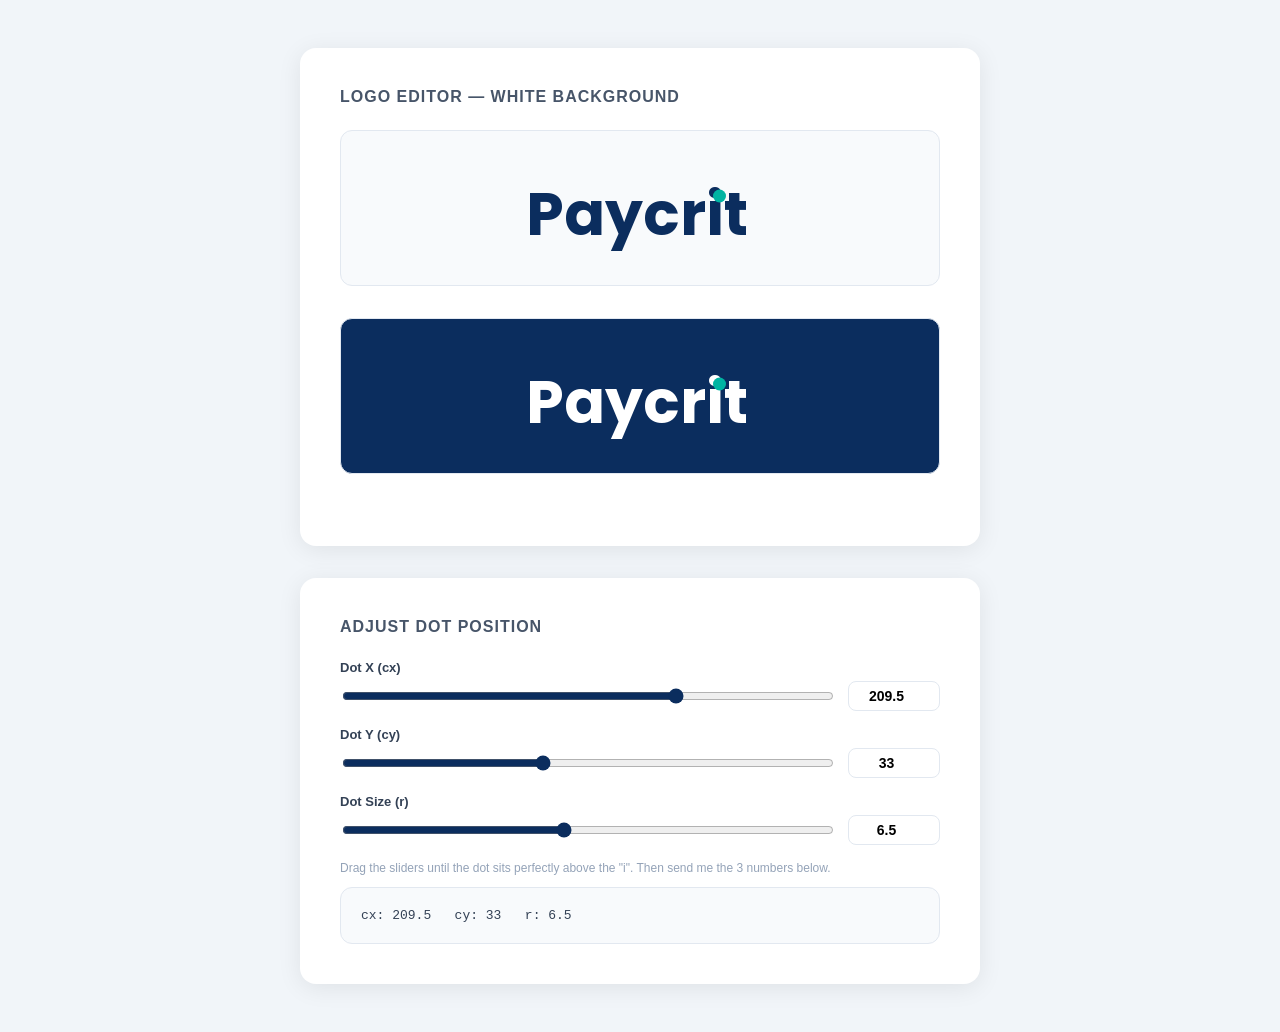
<file: logo_editor.html>
<!DOCTYPE html>
<html lang="en">
<head>
  <meta charset="UTF-8"/>
  <title>Paycrit Logo Editor</title>
  <link href="https://fonts.googleapis.com/css2?family=Poppins:wght@700&display=swap" rel="stylesheet"/>
  <style>
    body { font-family: sans-serif; background: #f1f5f9; display: flex; flex-direction: column; align-items: center; padding: 40px; gap: 32px; }
    .card { background: white; border-radius: 16px; padding: 40px; box-shadow: 0 4px 24px rgba(0,0,0,0.08); width: 600px; }
    h2 { margin: 0 0 24px; font-size: 16px; color: #475569; text-transform: uppercase; letter-spacing: 1px; }
    .preview { display: flex; align-items: center; justify-content: center; padding: 32px; background: #f8fafc; border-radius: 12px; margin-bottom: 32px; border: 1px solid #e2e8f0; }
    .preview.dark { background: #0B2D5E; }
    label { display: block; font-size: 13px; font-weight: 600; color: #334155; margin-bottom: 6px; }
    .row { display: flex; align-items: center; gap: 12px; margin-bottom: 16px; }
    input[type=range] { flex: 1; accent-color: #0B2D5E; }
    input[type=number] { width: 70px; padding: 6px 10px; border: 1.5px solid #e2e8f0; border-radius: 8px; font-size: 14px; font-weight: 700; text-align: center; }
    .output { background: #f8fafc; border-radius: 12px; padding: 20px; font-family: monospace; font-size: 13px; color: #334155; border: 1px solid #e2e8f0; white-space: pre; }
    button { background: #0B2D5E; color: white; border: none; padding: 12px 28px; border-radius: 10px; font-size: 14px; font-weight: 700; cursor: pointer; }
    button:hover { background: #0e3a77; }
    .hint { font-size: 12px; color: #94a3b8; margin-top: 4px; }
  </style>
</head>
<body>

<div class="card">
  <h2>Logo Editor — White Background</h2>
  <div class="preview" id="preview-white">
    <svg id="logo-svg" xmlns="http://www.w3.org/2000/svg" viewBox="0 0 260 90" width="260" height="90">
      <text id="logo-text" style="font-family:'Poppins',sans-serif;font-weight:700;font-size:60px;fill:#0B2D5E;" x="16" y="72">Paycrit</text>
      <circle id="dot" cx="209.5" cy="33" r="6.5" fill="#00B4A2"/>
    </svg>
  </div>

  <div class="preview dark">
    <svg xmlns="http://www.w3.org/2000/svg" viewBox="0 0 260 90" width="260" height="90">
      <text style="font-family:'Poppins',sans-serif;font-weight:700;font-size:60px;fill:#ffffff;" x="16" y="72">Paycrit</text>
      <circle id="dot-dark" cx="209.5" cy="33" r="6.5" fill="#00B4A2"/>
    </svg>
  </div>
</div>

<div class="card">
  <h2>Adjust Dot Position</h2>

  <label>Dot X (cx)</label>
  <div class="row">
    <input type="range" id="cx" min="100" max="260" step="0.5" value="209.5"/>
    <input type="number" id="cx-num" min="100" max="260" step="0.5" value="209.5"/>
  </div>

  <label>Dot Y (cy)</label>
  <div class="row">
    <input type="range" id="cy" min="1" max="80" step="0.5" value="33"/>
    <input type="number" id="cy-num" min="1" max="80" step="0.5" value="33"/>
  </div>

  <label>Dot Size (r)</label>
  <div class="row">
    <input type="range" id="r" min="2" max="12" step="0.5" value="6.5"/>
    <input type="number" id="r-num" min="2" max="12" step="0.5" value="6.5"/>
  </div>

  <p class="hint">Drag the sliders until the dot sits perfectly above the "i". Then send me the 3 numbers below.</p>

  <div class="output" id="values">cx: 209.5   cy: 33   r: 6.5</div>
</div>

<script>
  const dot     = document.getElementById('dot');
  const dotDark = document.getElementById('dot-dark');
  const out     = document.getElementById('values');

  function sync(id, attr) {
    const slider = document.getElementById(id);
    const num    = document.getElementById(id + '-num');

    function update(val) {
      slider.value = val;
      num.value    = val;
      const cx = document.getElementById('cx').value;
      const cy = document.getElementById('cy').value;
      const r  = document.getElementById('r').value;
      dot.setAttribute(attr, val);
      dotDark.setAttribute(attr, val);
      out.textContent = `cx: ${cx}   cy: ${cy}   r: ${r}`;
    }

    slider.addEventListener('input', () => update(slider.value));
    num.addEventListener('input',    () => update(num.value));
  }

  sync('cx', 'cx');
  sync('cy', 'cy');
  sync('r',  'r');
</script>

</body>
</html>
</file>
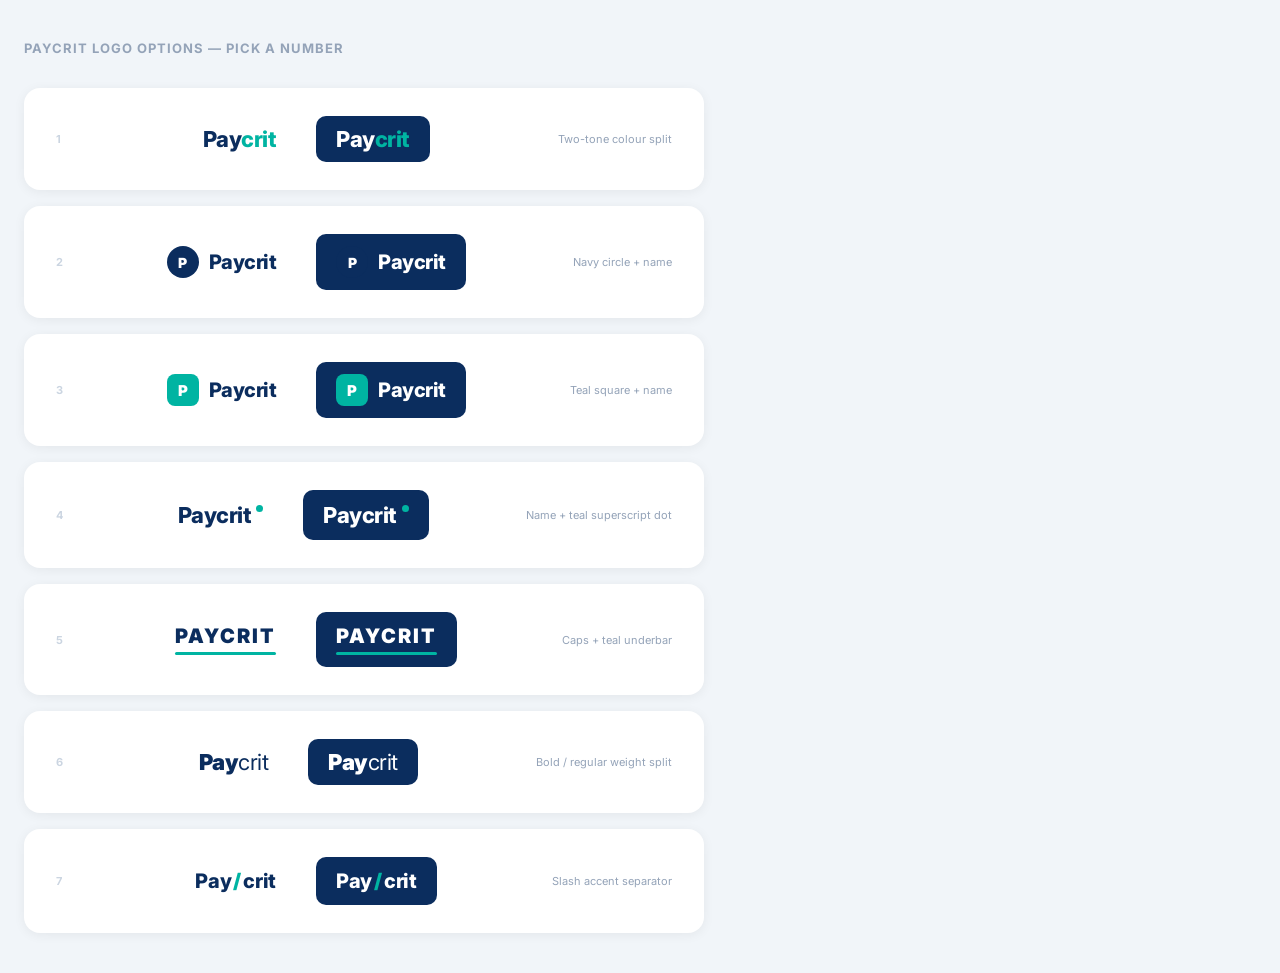
<file: logo_options.html>
<!DOCTYPE html>
<html lang="en">
<head>
  <meta charset="UTF-8"/>
  <meta name="viewport" content="width=device-width, initial-scale=1.0"/>
  <title>Paycrit Logo Options</title>
  <link href="https://fonts.googleapis.com/css2?family=Inter:wght@400;600;700;800;900&display=swap" rel="stylesheet"/>
  <style>
    * { box-sizing: border-box; margin: 0; padding: 0; }
    body { font-family: 'Inter', sans-serif; background: #f1f5f9; padding: 40px 24px; }
    h1 { font-size: 13px; font-weight: 700; text-transform: uppercase; letter-spacing: 1px; color: #94a3b8; margin-bottom: 32px; }

    .grid { display: flex; flex-direction: column; gap: 16px; max-width: 680px; }

    .row {
      background: white; border-radius: 16px;
      padding: 28px 32px;
      box-shadow: 0 2px 12px rgba(0,0,0,0.06);
      display: flex; align-items: center; justify-content: space-between;
    }
    .row .num { font-size: 11px; font-weight: 700; color: #cbd5e1; min-width: 24px; }
    .row .logo-wrap { flex: 1; display: flex; align-items: center; justify-content: center; gap: 40px; }
    .row .desc { font-size: 11px; color: #94a3b8; min-width: 120px; text-align: right; }

    /* ── Option 1: Two-tone Pay|crit ── */
    .opt1 { font-size: 22px; font-weight: 800; line-height: 1; letter-spacing: -0.5px; }
    .opt1 .pay { color: #0B2D5E; }
    .opt1 .crit { color: #00B4A2; }

    /* ── Option 2: Icon circle + name ── */
    .opt2 { display: inline-flex; align-items: center; gap: 10px; }
    .opt2 .icon {
      width: 32px; height: 32px; border-radius: 50%;
      background: #0B2D5E; display: flex; align-items: center; justify-content: center;
    }
    .opt2 .icon span { color: white; font-size: 14px; font-weight: 900; }
    .opt2 .name { font-size: 20px; font-weight: 800; color: #0B2D5E; letter-spacing: -0.5px; }

    /* ── Option 3: Rounded square monogram + name ── */
    .opt3 { display: inline-flex; align-items: center; gap: 10px; }
    .opt3 .box {
      width: 32px; height: 32px; border-radius: 8px;
      background: #00B4A2; display: flex; align-items: center; justify-content: center;
    }
    .opt3 .box span { color: white; font-size: 15px; font-weight: 900; }
    .opt3 .name { font-size: 20px; font-weight: 800; color: #0B2D5E; letter-spacing: -0.5px; }

    /* ── Option 4: Name + teal dot after ── */
    .opt4 { display: inline-flex; align-items: center; gap: 5px; }
    .opt4 .name { font-size: 22px; font-weight: 800; color: #0B2D5E; letter-spacing: -0.5px; }
    .opt4 .dot { width: 7px; height: 7px; border-radius: 50%; background: #00B4A2; margin-bottom: 14px; }

    /* ── Option 5: All caps small with teal bar ── */
    .opt5 { display: inline-flex; flex-direction: column; align-items: flex-start; gap: 4px; }
    .opt5 .name { font-size: 20px; font-weight: 900; color: #0B2D5E; letter-spacing: 2px; text-transform: uppercase; }
    .opt5 .bar { height: 3px; width: 100%; background: #00B4A2; border-radius: 2px; }

    /* ── Option 6: Pay bold + crit light ── */
    .opt6 { font-size: 22px; letter-spacing: -0.5px; line-height: 1; }
    .opt6 .pay  { font-weight: 900; color: #0B2D5E; }
    .opt6 .crit { font-weight: 400; color: #0B2D5E; }

    /* ── Option 7: Slash separator ── */
    .opt7 { display: inline-flex; align-items: center; gap: 0; font-size: 20px; font-weight: 800; letter-spacing: -0.3px; }
    .opt7 .pay  { color: #0B2D5E; }
    .opt7 .slash { color: #00B4A2; font-weight: 900; margin: 0 2px; }
    .opt7 .crit { color: #0B2D5E; }

    /* dark variant column */
    .dark-bg {
      background: #0B2D5E; border-radius: 10px;
      padding: 12px 20px; display:inline-flex; align-items:center;
    }
    .dark-bg .opt1 .pay  { color: #fff; }
    .dark-bg .opt1 .crit { color: #00B4A2; }
    .dark-bg .opt2 .name,
    .dark-bg .opt3 .name,
    .dark-bg .opt4 .name,
    .dark-bg .opt5 .name,
    .dark-bg .opt6 .pay,
    .dark-bg .opt6 .crit,
    .dark-bg .opt7 .pay,
    .dark-bg .opt7 .crit { color: #fff; }
  </style>
</head>
<body>

<h1>Paycrit Logo Options — pick a number</h1>

<div class="grid">

  <!-- 1 -->
  <div class="row">
    <span class="num">1</span>
    <div class="logo-wrap">
      <div class="opt1"><span class="pay">Pay</span><span class="crit">crit</span></div>
      <div class="dark-bg"><div class="opt1"><span class="pay">Pay</span><span class="crit">crit</span></div></div>
    </div>
    <span class="desc">Two-tone colour split</span>
  </div>

  <!-- 2 -->
  <div class="row">
    <span class="num">2</span>
    <div class="logo-wrap">
      <div class="opt2">
        <div class="icon"><span>P</span></div>
        <span class="name">Paycrit</span>
      </div>
      <div class="dark-bg">
        <div class="opt2">
          <div class="icon"><span>P</span></div>
          <span class="name">Paycrit</span>
        </div>
      </div>
    </div>
    <span class="desc">Navy circle + name</span>
  </div>

  <!-- 3 -->
  <div class="row">
    <span class="num">3</span>
    <div class="logo-wrap">
      <div class="opt3">
        <div class="box"><span>P</span></div>
        <span class="name">Paycrit</span>
      </div>
      <div class="dark-bg">
        <div class="opt3">
          <div class="box"><span>P</span></div>
          <span class="name">Paycrit</span>
        </div>
      </div>
    </div>
    <span class="desc">Teal square + name</span>
  </div>

  <!-- 4 -->
  <div class="row">
    <span class="num">4</span>
    <div class="logo-wrap">
      <div class="opt4">
        <span class="name">Paycrit</span>
        <span class="dot"></span>
      </div>
      <div class="dark-bg">
        <div class="opt4">
          <span class="name" style="color:#fff;">Paycrit</span>
          <span class="dot"></span>
        </div>
      </div>
    </div>
    <span class="desc">Name + teal superscript dot</span>
  </div>

  <!-- 5 -->
  <div class="row">
    <span class="num">5</span>
    <div class="logo-wrap">
      <div class="opt5">
        <span class="name">Paycrit</span>
        <span class="bar"></span>
      </div>
      <div class="dark-bg">
        <div class="opt5">
          <span class="name" style="color:#fff;">Paycrit</span>
          <span class="bar"></span>
        </div>
      </div>
    </div>
    <span class="desc">Caps + teal underbar</span>
  </div>

  <!-- 6 -->
  <div class="row">
    <span class="num">6</span>
    <div class="logo-wrap">
      <div class="opt6"><span class="pay">Pay</span><span class="crit">crit</span></div>
      <div class="dark-bg"><div class="opt6"><span class="pay">Pay</span><span class="crit">crit</span></div></div>
    </div>
    <span class="desc">Bold / regular weight split</span>
  </div>

  <!-- 7 -->
  <div class="row">
    <span class="num">7</span>
    <div class="logo-wrap">
      <div class="opt7">
        <span class="pay">Pay</span><span class="slash">/</span><span class="crit">crit</span>
      </div>
      <div class="dark-bg">
        <div class="opt7">
          <span class="pay">Pay</span><span class="slash">/</span><span class="crit">crit</span>
        </div>
      </div>
    </div>
    <span class="desc">Slash accent separator</span>
  </div>

</div>

</body>
</html>
</file>
